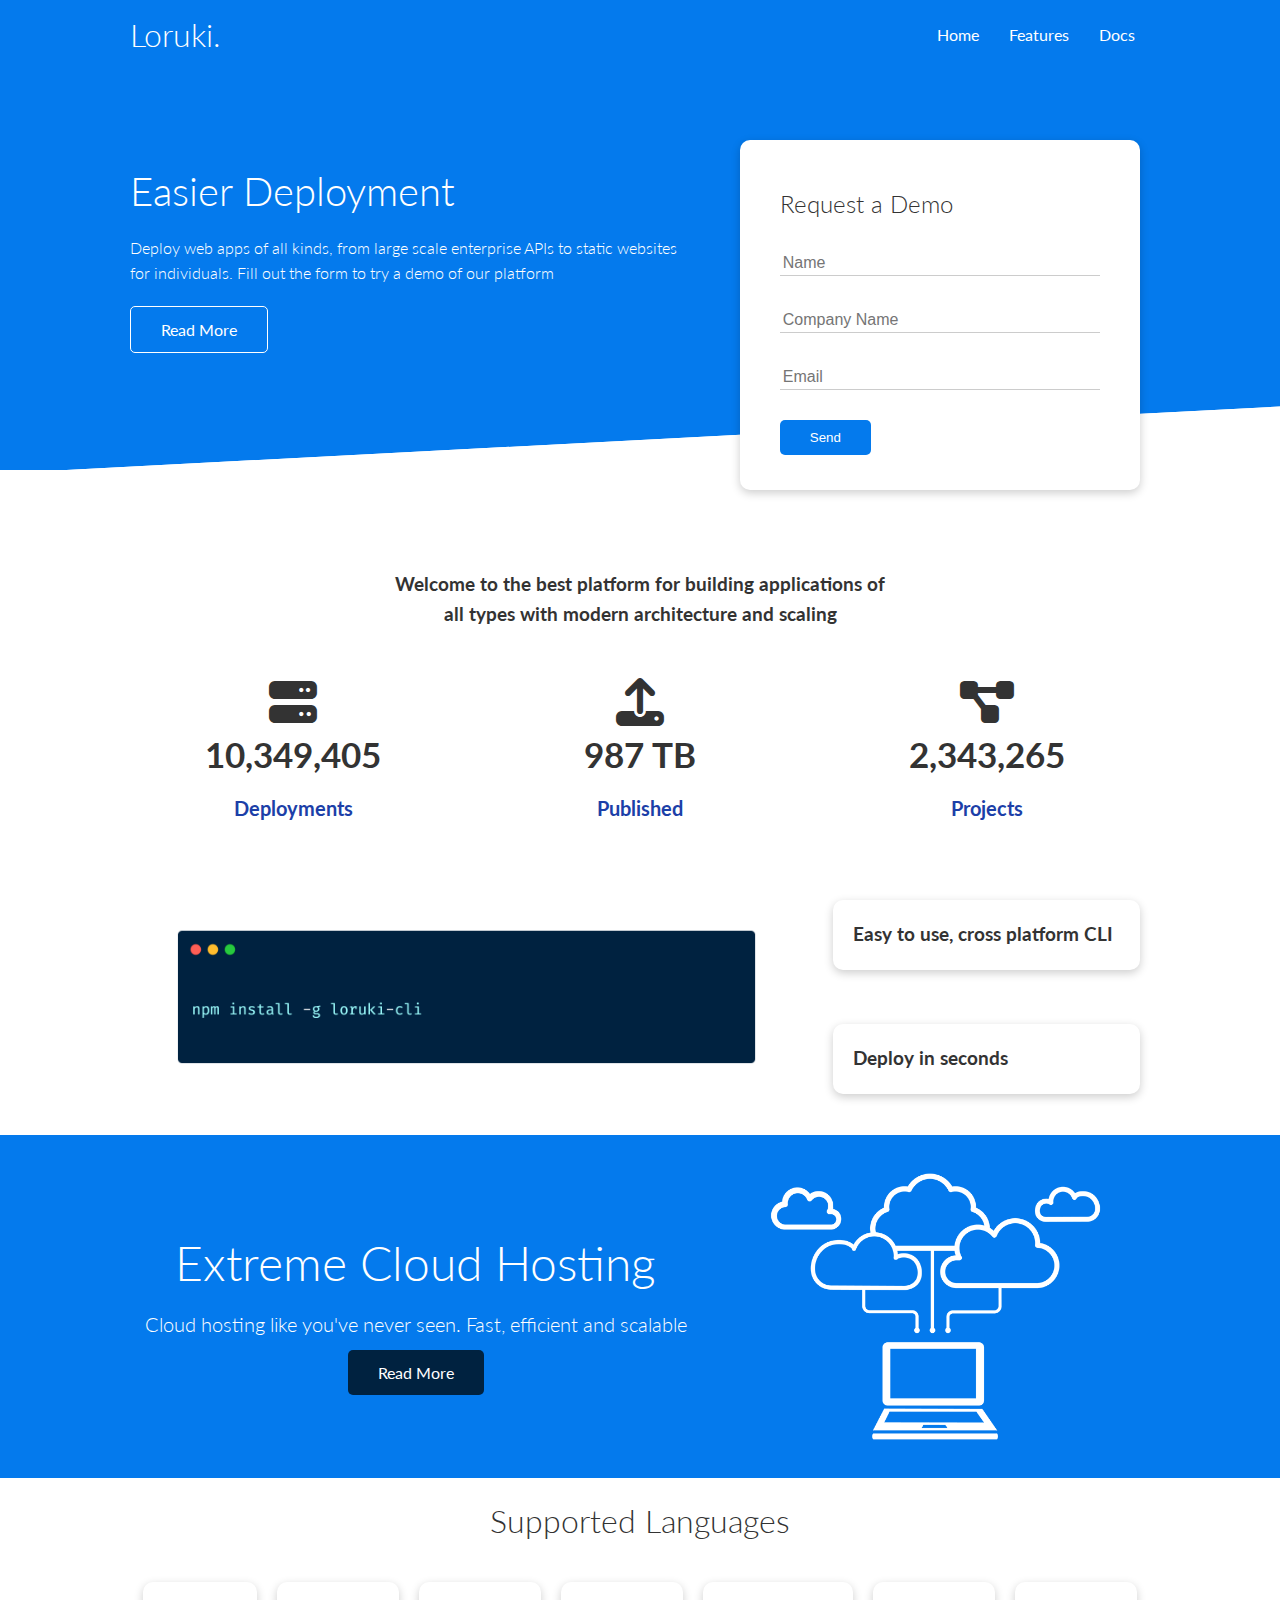
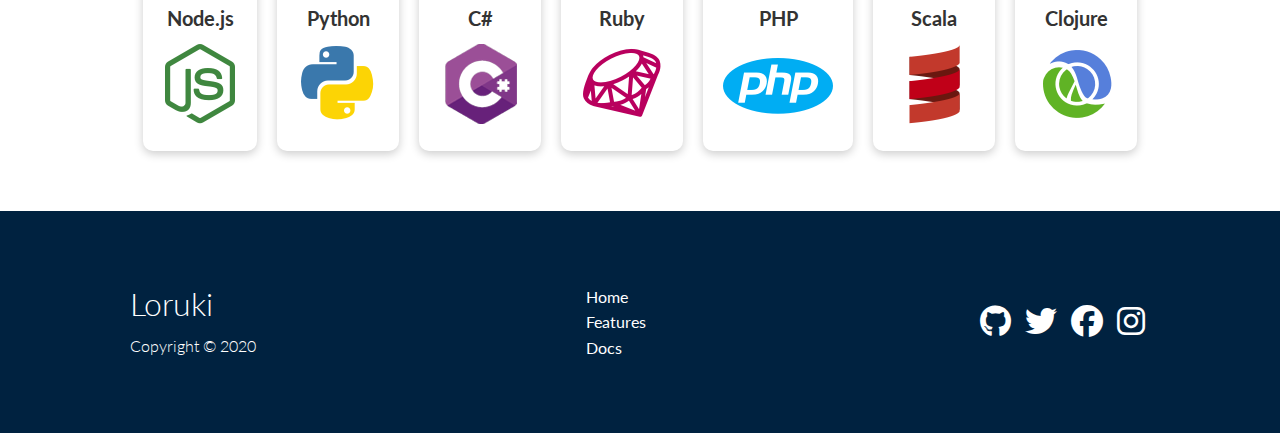
<file: index.html>
<!DOCTYPE html>
<html lang="en">

<head>
    <meta charset="UTF-8">
    <meta http-equiv="X-UA-Compatible" content="IE=edge">
    <meta name="viewport" content="width=device-width, initial-scale=1.0">
    <link rel="stylesheet" href="https://cdnjs.cloudflare.com/ajax/libs/font-awesome/6.1.1/css/all.min.css">
    <link rel="stylesheet" href="css/utilitis.css">
    <link rel="stylesheet" href="css/main.css">

    <title>Loruki</title>
</head>

<body>
    <!-- ---------------------navbar------------------ -->
    <div class="navbar bg-primary">
        <div class="container flex">
            <h1 class="logo">Loruki.</h1>
            <nav>
                <ul class="">
                    <li><a href="index.html">Home</a></li>
                    <li><a href="features.html">Features</a></li>
                    <li><a href="docs.html">Docs</a></li>
                </ul>
            </nav>
        </div>
    </div>


    <!-- --------------------------hero Section---------------------------- -->
    <section class="hero-section">
        <div class="container grid">
            <!-- ------------------hero section text---------------- -->
            <div class="hero-text">
                <h1>Easier Deployment</h1>
                <p>Deploy web apps of all kinds, from large scale enterprise APIs to static websites for individuals.
                    Fill out the form to try a demo of our platform</p>
                <a href="features.html" class="btn btn-outline">Read More</a>
            </div>

            <!-- ------------------------hero section form---------------- -->
            <div class="hero-form card">
                <h2>Request a Demo</h2>

                <form action="">
                    <div class="form-control">
                        <input type="text" name="name" placeholder="Name" required>
                    </div>
                    <div class="form-control">
                        <input type="text" name="company name" placeholder="Company Name" required>
                    </div>
                    <div class="form-control">
                        <input type="email" name="email" placeholder="Email" required>
                    </div>
                    <input type="submit" value="Send" class="btn btn-primary">
                </form>
            </div>
        </div>
    </section>

    <!-- ----------------------Stats Section---------------------- -->
    <section class="stats">
        <div class="container">
            <h3 class="text-center my-1">Welcome to the best platform for building applications of all types with modern
                architecture and scaling</h3>
            <div class="grid grid-3 text-center my-4">
                <div>
                    <i class="fas fa-server fa-3x"></i>
                    <h3>10,349,405</h3>
                    <p class="text-secondary">Deployments</p>
                </div>
                <div>
                    <i class="fas fa-upload fa-3x"></i>
                    <h3>987 TB</h3>
                    <p class="text-secondary">Published</p>
                </div>
                <div>
                    <i class="fas fa-project-diagram fa-3x"></i>
                    <h3>2,343,265</h3>
                    <p class="text-secondary">Projects</p>
                </div>
            </div>
        </div>
    </section>


    <!-- --------------------------Cli Section--------------------- -->

    <section class="cli">
        <div class="container grid grid-3">
            <img src="images/cli.png" alt="">
            <div class="card">
                <h3>Easy to use, cross platform CLI</h3>
            </div>
            <div class="card">
                <h3>Deploy in seconds</h3>
            </div>
        </div>
    </section>

    <!-- --------------------Clouding section------------------ -->
    <section class="cloud bg-primary my-2 py-2">
        <div class="container grid ">
            <div class="text-center">
                <h2 class="lg my-1">Extreme Cloud Hosting</h2>
                <p class="lead">Cloud hosting like you've never seen. Fast, efficient and scalable</p>
                <a href="features.html" class="btn btn-dark">Read More</a>
            </div>
            <img src="images/cloud.png" alt="">
        </div>
    </section>

    <!-- ---------------------------Supported Languages Section---------------------- -->
    <section class="languages">
        <h2 class="md text-center my-2">Supported Languages</h2>
        <div class="container flex">
            <div class="card">
                <h4>Node.js</h4>
                <img src="images/logos/node.png" alt="">
            </div>
            <div class="card">
                <h4>Python</h4>
                <img src="images/logos/python.png" alt="">
            </div>
            <div class="card">
                <h4>C#</h4>
                <img src="images/logos/csharp.png" alt="">
            </div>
            <div class="card">
                <h4>Ruby</h4>
                <img src="images/logos/ruby.png" alt="">
            </div>
            <div class="card">
                <h4>PHP</h4>
                <img src="images/logos/php.png" alt="">
            </div>
            <div class="card">
                <h4>Scala</h4>
                <img src="images/logos/scala.png" alt="">
            </div>
            <div class="card">
                <h4>Clojure</h4>
                <img src="images/logos/clojure.png" alt="">
            </div>
        </div>
    </section>

    <!-- -----------------------Footer----------------------------- -->
    <footer class="bg-dark py-5">
        <div class="container flex">
            <div>
                <h1>Loruki</h1>
                <p>Copyright © 2020</p>
            </div>
            <div>
                <ul>
                    <li><a href="index.html">Home</a></li>
                    <li><a href="features.html">Features</a></li>
                    <li><a href="docs.html">Docs</a></li>
                </ul>
            </div>
            <div class="social">
                <a href=""><i class="fab fa-github fa-2x"></i></a>
                <a href=""><i class="fab fa-twitter fa-2x"></i></a>
                <a href=""><i class="fab fa-facebook fa-2x"></i></a>
                <a href=""><i class="fab fa-instagram fa-2x"></i></a>
            </div>
        </div>
    </footer>


    </nav>
</body>

</html>
</file>
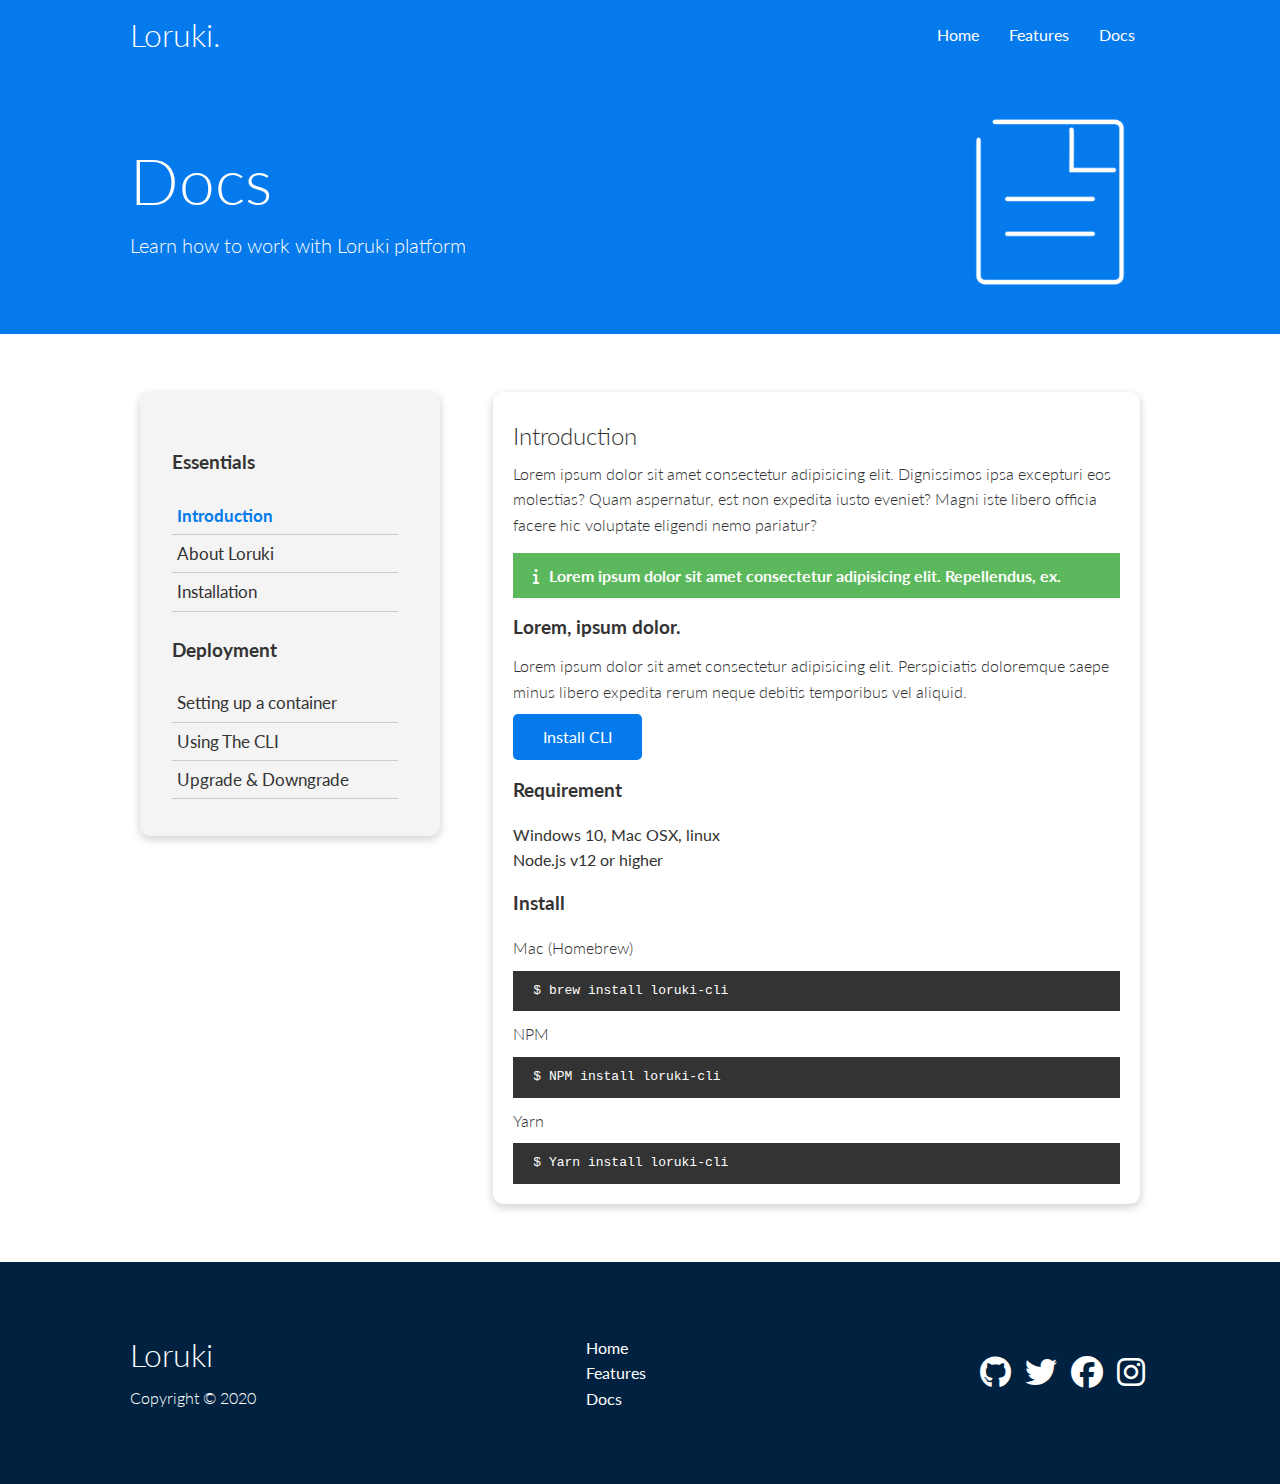
<file: docs.html>
<!DOCTYPE html>
<html lang="en">

<head>
    <meta charset="UTF-8">
    <meta http-equiv="X-UA-Compatible" content="IE=edge">
    <meta name="viewport" content="width=device-width, initial-scale=1.0">
    <link rel="stylesheet" href="https://cdnjs.cloudflare.com/ajax/libs/font-awesome/6.1.1/css/all.min.css">
    <link rel="stylesheet" href="css/utilitis.css">
    <link rel="stylesheet" href="css/main.css">

    <title>Loruki</title>
</head>

<body>
    <!-- ---------------------navbar------------------ -->
    <div class="navbar bg-primary">
        <div class="container flex">
            <h1 class="logo">Loruki.</h1>
            <nav>
                <ul>
                    <li><a href="index.html">Home</a></li>
                    <li><a href="features.html">Features</a></li>
                    <li><a href="docs.html">Docs</a></li>
                </ul>
            </nav>
        </div>
    </div>
    <!-- ------------------Docs Head Section -->
    <div class="docs-head py-3 bg-primary">
        <div class="container grid">
            <div class="docs-head-text">
                <h1 class="xl">Docs</h1>
                <p class="lead">Learn how to work with Loruki platform</p>
            </div>
            <img src="images/docs.png" alt="">
        </div>
    </div>

    <!-- Docs Main Section Including 2 cards -->
    <section class="docs-main  py-4">
        <div class="container grid">
            <!-- ---------------Navigation card (first card) ------------- -->
            <div class="card bg-light p-3">
                <h3 class="my-2">Essentials</h3>
                <nav>
                    <ul>
                        <li><a class="text-primary" href="">Introduction</a></li>
                        <li><a href="">About Loruki</a></li>
                        <li><a href="">Installation</a></li>
                    </ul>
                </nav>
                <h3 class="my-2">Deployment</h3>
                <nav>
                    <ul>
                        <li><a href="">Setting up a container</a></li>
                        <li><a href="">Using The CLI</a></li>
                        <li><a href="">Upgrade & Downgrade</a></li>
                    </ul>
                </nav>
            </div>
            <!-- ------------------Content card (second card)-------------------- -->
            <div class="card">
                <h2>Introduction</h2>
                <p>Lorem ipsum dolor sit amet consectetur adipisicing elit. Dignissimos ipsa excepturi eos molestias?
                    Quam aspernatur, est non expedita iusto eveniet? Magni iste libero officia facere hic voluptate
                    eligendi nemo pariatur?</p>
                <div class="alert alert-success ">
                    <i class="fas fa-info"></i>Lorem ipsum dolor sit amet consectetur adipisicing elit. Repellendus, ex.
                </div>

                <h3>Lorem, ipsum dolor.</h3>
                <p>Lorem ipsum dolor sit amet consectetur adipisicing elit. Perspiciatis doloremque saepe minus libero
                    expedita rerum neque debitis temporibus vel aliquid.</p>
                <!-- --------installtion btn----------- -->
                <a href="" class="btn btn-primary">Install CLI</a>
                <!-- --------------Requirement---------- -->
                <h3 class="my-1">Requirement</h3>
                <ul>
                    <li>Windows 10, Mac OSX, linux</li>
                    <li>Node.js v12 or higher</li>
                </ul>

                <!-- ----------------- Install treminal code------------------->
                <h3 class="py-1">Install</h3>
                <p>Mac (Homebrew)</p>
                <pre><code>$ brew install loruki-cli</code></pre>
                <p>NPM</p>
                <pre><code>$ NPM install loruki-cli</code></pre>
                <p>Yarn</p>
                <pre><code>$ Yarn install loruki-cli</code></pre>
            </div>
        </div>
    </section>



    <!-- -----------------------Footer----------------------------- -->
    <footer class="bg-dark py-5">
        <div class="container flex">
            <div>
                <h1>Loruki</h1>
                <p>Copyright © 2020</p>
            </div>
            <div>
                <ul>
                    <li><a href="index.html">Home</a></li>
                    <li><a href="features.html">Features</a></li>
                    <li><a href="docs.html">Docs</a></li>
                </ul>
            </div>
            <div class="social">
                <a href=""><i class="fab fa-github fa-2x"></i></a>
                <a href=""><i class="fab fa-twitter fa-2x"></i></a>
                <a href=""><i class="fab fa-facebook fa-2x"></i></a>
                <a href=""><i class="fab fa-instagram fa-2x"></i></a>
            </div>
        </div>
    </footer>


    </nav>
</body>

</html>
</file>
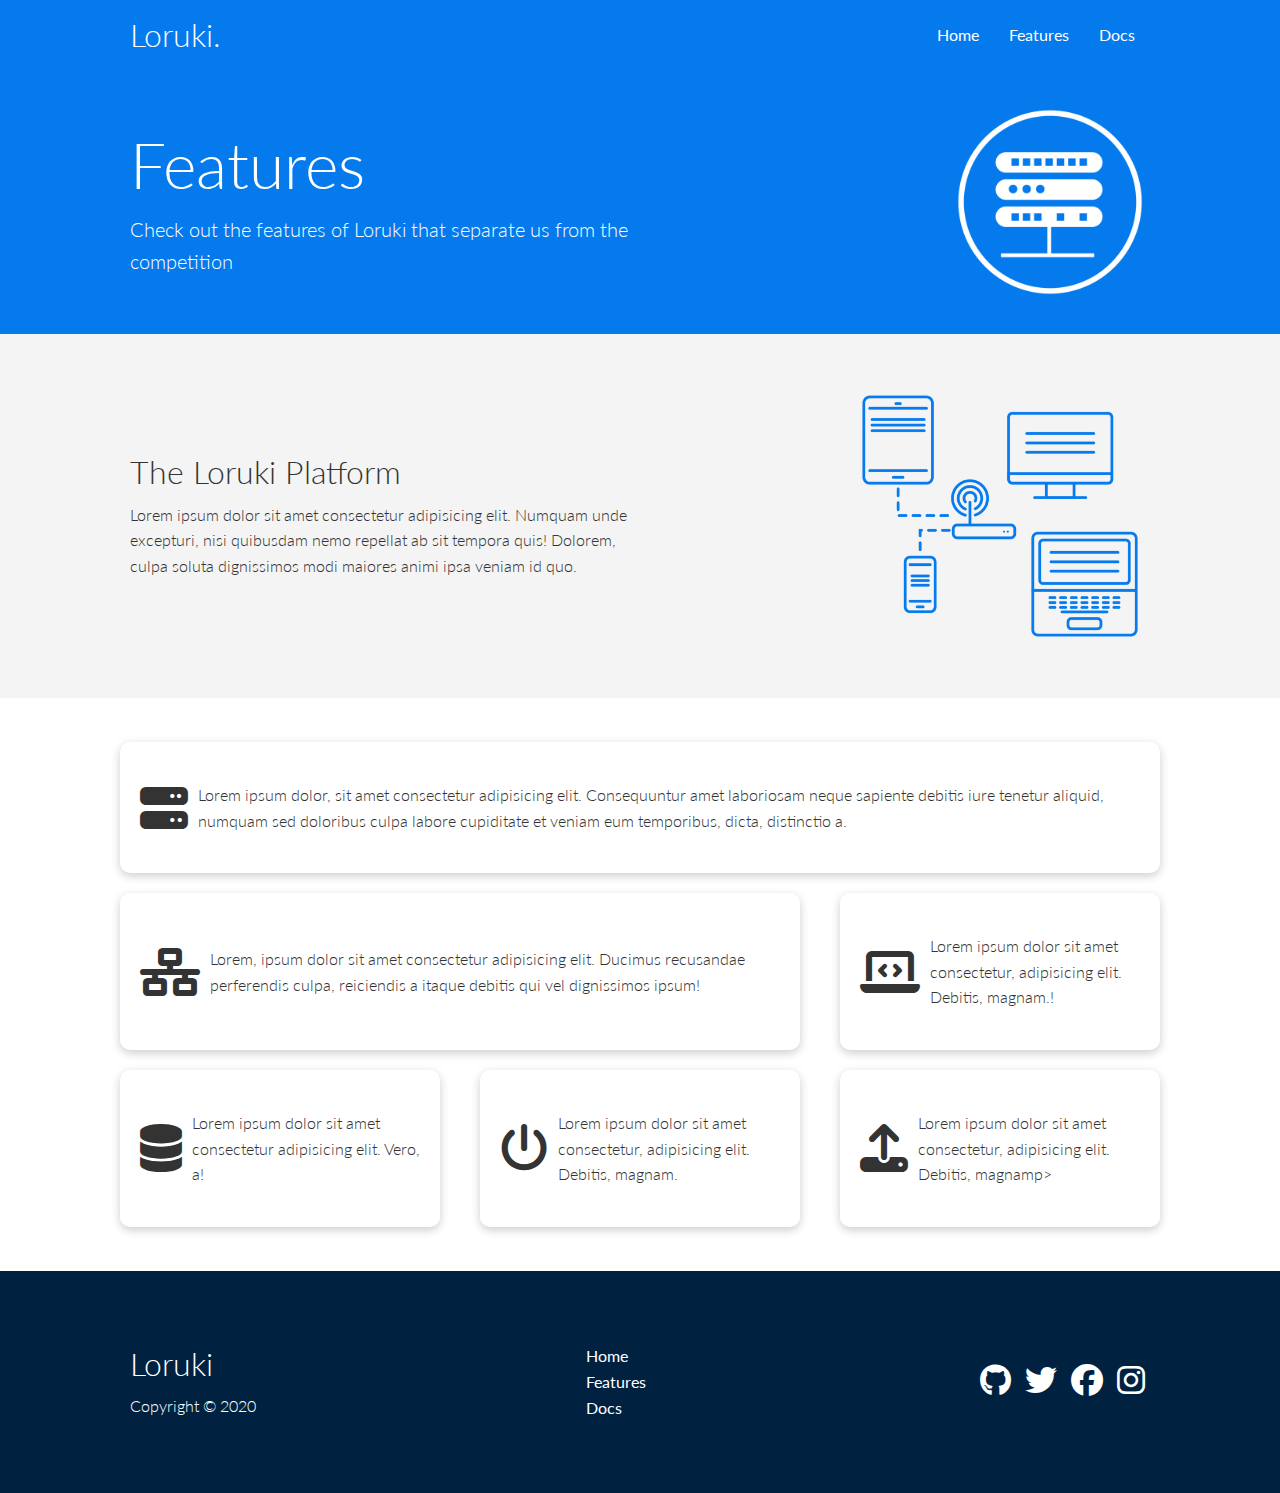
<file: features.html>
<!DOCTYPE html>
<html lang="en">

<head>
    <meta charset="UTF-8">
    <meta http-equiv="X-UA-Compatible" content="IE=edge">
    <meta name="viewport" content="width=device-width, initial-scale=1.0">
    <link rel="stylesheet" href="https://cdnjs.cloudflare.com/ajax/libs/font-awesome/6.1.1/css/all.min.css">
    <link rel="stylesheet" href="css/utilitis.css">
    <link rel="stylesheet" href="css/main.css">

    <title>Loruki</title>
</head>

<body>
    <div class="navbar bg-primary">
        <div class="container flex">
            <h1 class="logo">Loruki.</h1>
            <nav>
                <ul>
                    <li><a href="index.html">Home</a></li>
                    <li><a href="features.html">Features</a></li>
                    <li><a href="docs.html">Docs</a></li>
                </ul>
            </nav>
        </div>
    </div>

    <!-- ----------------------------features main section--------------------- -->
    <section class="features-main bg-primary py-3">
        <div class="container grid">
            <div class="features-main-text ">
                <h1 class="xl">Features</h1>
                <p class="lead">Check out the features of Loruki that separate us from the competition</p>
            </div>
            <img src="images/server.png" alt="">
        </div>
    </section>

    <!-- --------------------features-sub section---------------- -->
    <section class="features-sub bg-light py-3">
        <div class="container grid">
            <div class="features-sub-text">
                <h1 class="md">The Loruki Platform</h1>
                <p>Lorem ipsum dolor sit amet consectetur adipisicing elit. Numquam unde excepturi, nisi quibusdam nemo
                    repellat ab sit tempora quis! Dolorem, culpa soluta dignissimos modi maiores animi ipsa veniam id
                    quo.</p>
            </div>
            <img src="images/server2.png" alt="">
        </div>
    </section>

    <!-- -------------------------features cards section -->
    <section class="features-cards my-2">
        <div class="container grid grid-3">
            <div class="card flex">
                <i class="fas fa-server fa-3x"></i>
                <p>Lorem ipsum dolor, sit amet consectetur adipisicing elit. Consequuntur amet laboriosam neque sapiente
                    debitis iure tenetur aliquid, numquam sed doloribus culpa labore cupiditate et veniam eum
                    temporibus, dicta, distinctio a.</p>
            </div>
            <div class="card flex">
                <i class="fas fa-network-wired fa-3x"></i>
                <p> Lorem, ipsum dolor sit amet consectetur adipisicing elit. Ducimus
                    recusandae perferendis culpa, reiciendis a itaque debitis qui vel
                    dignissimos ipsum!</p>
            </div>
            <div class="card flex">
                <i class="fas fa-laptop-code fa-3x"></i>
                <p> Lorem ipsum dolor sit amet consectetur, adipisicing elit. Debitis, magnam.!</p>
            </div>
            <div class="card flex">
                <i class="fas fa-database fa-3x"></i>
                <p> Lorem ipsum dolor sit amet consectetur adipisicing elit. Vero, a!</p>
            </div>
            <div class="card flex">
                <i class="fas fa-power-off fa-3x"></i>
                <p> Lorem ipsum dolor sit amet consectetur, adipisicing elit. Debitis,
                    magnam.</p>
            </div>
            <div class="card flex">
                <i class="fas fa-upload fa-3x"></i>
                <p> Lorem ipsum dolor sit amet consectetur, adipisicing elit. Debitis,
                    magnamp>
            </div>
        </div>
    </section>

    
    <!-- -----------------------Footer----------------------------- -->
    <footer class="bg-dark py-5">
        <div class="container flex">
            <div>
                <h1>Loruki</h1>
                <p>Copyright © 2020</p>
            </div>
            <div>
                <ul>
                    <li><a href="index.html">Home</a></li>
                    <li><a href="features.html">Features</a></li>
                    <li><a href="docs.html">Docs</a></li>
                </ul>
            </div>
            <div class="social">
                <a href=""><i class="fab fa-github fa-2x"></i></a>
                <a href=""><i class="fab fa-twitter fa-2x"></i></a>
                <a href=""><i class="fab fa-facebook fa-2x"></i></a>
                <a href=""><i class="fab fa-instagram fa-2x"></i></a>
            </div>
        </div>
    </footer>


    </nav>
</body>

</html>
</file>
<file: css/utilitis.css>
.container {
    max-width: 1100px;
    margin: 0 auto;
    overflow: auto;
    padding: 0 40px;
    min-height: 100%;
}

.card {
    background-color: #fff;
    color: #333;
    border-radius: 10px;
    box-shadow: 0 3px 10px rgba(0, 0, 0, 0.2);
    padding: 20px;
    margin: 10px;
}

.btn {

    display: inline-block;
    padding: 10px 30px;
    cursor: pointer;
    background-color: var(--primary-color);
    color: #fff;
    border: none;
    border-radius: 5px;
}

.btn-outline {
    background-color: transparent;
    border: 1px solid #fff;
}

.btn:hover {
    transform: scale(0.98);
}

/* backgrounds & colord btns */
.bg-primary,
.btn-primary {
    background-color: var(--primary-color);
    color: #fff;
}

.bg-secondary,
.btn-secondary {
    background-color: var(--secondary-color);
    color: #fff;
}

.bg-dark,
.btn-dark {
    background-color: var(--dark-color);
    color: #fff;
}

.bg-light,
.btn-light {
    background-color: var(--light-color);
    color: #333;
}

.bg-primary a,
.btn-primary a,
.bg-secondary a,
.btn-secondary a,
.bg-dark a,
.btn-dark a {
    color: #fff;
}

/* Text sizes */
.text-primary {
    color: var(--primary-color);
}

.text-secondary {
    color: var(--secondary-color);
}

.text-dark {
    color: var(--dark-color);
}

.text-light {
    color: var(--light-color);
}

.lead {
    font-size: 20px;
}

.sm {
    font-size: 1rem;
}

.md {
    font-size: 2rem;
}

.lg {
    font-size: 3rem;
}

.xl {
    font-size: 4rem;
}

.text-center {
    text-align: center;
}

/* alert */
.alert {
    background-color: var(--light-color);
    padding: 10px 20px;
    font-weight: bold;
    margin: 15px 0;
}

.alert i {
    margin-right: 10px;
}

.alert-success {
    background-color: var(--success-color);
    color: #fff;
}

.alert-error {
    background-color: var(--erorr-color);
    color: #fff;
}

.flex {
    display: flex;
    justify-content: center;
    align-items: center;
    height: 100%;
}

.grid {
    display: grid;
    grid-template-columns: repeat(2, 1fr);
    gap: 20px;
    justify-content: center;
    align-items: center;
}

.grid-3 {
    grid-template-columns: repeat(3, 1fr);
}

/* margin */

.my-1 {
    margin: 1rem 0;
}

.my-2 {
    margin: 1.5rem 0;
}

.my-3 {
    margin: 2rem 0;
}

.my-4 {
    margin: 3rem 0;
}

.my-5 {
    margin: 4rem 0;
}

.m-1 {
    margin: 1rem;
}

.m-2 {
    margin: 1.5rem;
}

.m-3 {
    margin: 2rem;
}

.m-4 {
    margin: 3rem;
}

.m-5 {
    margin: 4rem;
}

.py-1 {
    margin: 1rem 0;
}

.py-2 {
    padding: 1.5rem 0;
}

.py-3 {
    padding: 2rem 0;
}

.py-4 {
    padding: 3rem 0;
}

.py-5 {
    padding: 4rem 0;
}

.p-1 {
    padding: 1rem;
}

.p-2 {
    padding: 1.5rem;
}

.p-3 {
    padding: 2rem;
}

.p-4 {
    padding: 3rem;
}

.p-5 {
    padding: 4rem;
}
</file>
<file: css/main.css>
@import url('https://fonts.googleapis.com/css2?family=Akaya+Telivigala&family=Lato:wght@300;400;700;900&family=Nanum+Gothic:wght@700;800&family=Raleway:wght@100;300&family=Roboto:wght@900&family=Work+Sans:ital,wght@0,200;0,300;0,800;1,200;1,700&display=swap');

/* page style  */
:root {
  --primary-color: #047aed;
  --secondary-color: #1c3fa8;
  --dark-color: #002240;
  --light-color: #f4f4f4;
  --success-color: #5cb85c;
  --error-color: #d9534f;
}

/* ----------------css reset----------- */
* {
  box-sizing: border-box;
  padding: 0;
  margin: 0;
}

body {
  font-family: 'lato', sans-serif;
  color: #333;
  line-height: 1.6;
  width: 100%;
}

ul {
  list-style: none;
}


a {
  text-decoration: none;
  color: #333;
}

h1,
h2 {
  font-weight: 300;
  line-height: 1.2;
  margin: 10px 0;
}

p {
  margin: 10px 0;
  font-weight: 300;
}

img {
  width: 100%;
}

/* -------------Scrollbar styling--------------- */

::-webkit-scrollbar {
  width: 7px;
}

/* Track */
::-webkit-scrollbar-track {
  background: #f1f1f1;
}

/* Handle */
::-webkit-scrollbar-thumb {
  background: #888;
  border-radius: 3px;
}

/* Handle on hover */
::-webkit-scrollbar-thumb:hover {
  background: #555;
}

/* ------------------------navbar styling----------------- */
.navbar {
  background-color: var(--primary-color);
  color: #fff;
  height: 70px;
}

/* -----giving the flex on the nav space-between to change the defult of the utiliti class of flex that is set to center */
.navbar .flex {
  justify-content: space-between;
}


.navbar nav ul {
  display: flex;
}

nav ul li {
  margin: 0 10px;
}

nav ul li a {
  padding: 5px;
  color: #fff;
}

nav ul li a:hover {
  border-bottom: solid 1px #fff;
}


/* ----------------hero section------------------------ */

.hero-section {
  min-height: 400px;
  background-color: var(--primary-color);
  color: #fff;
  position: relative;
}


.hero-section .grid {
  grid-template-columns: 54% 44%;
  /* giving it visible value to make the form appear out of the section */
  overflow: visible;
}

/* styling the hero text */
.hero-section h1 {
  font-size: 40px;
}

.hero-section p {
  padding: 10px 0;
}


/* ---------------styling the Request a Demo form----------------- */
.hero-form {
  justify-self: end;
  width: 400px;
  height: 350px;
  top: 60px;
  position: relative;
  padding: 40px;
  z-index: 100;
}

.form-control {
  margin: 30px 0;
}

.hero-form input[type="text"],
.hero-form input[type="email"] {
  border: none;
  border-bottom: solid 1px #ccc;
  padding: 3px;
  width: 100%;
  font-size: 16px;

}

.hero-form input[type="submit"] {
  border: none;
}

.hero-form input:focus {
  outline: none;
}

/* skwy of the hero section  */
.hero-section::before,
.hero-section::after {
  content: '';
  width: 100%;
  background-color: #fff;
  height: 100px;
  transform: skewY(-3deg);
  position: absolute;
  bottom: -70px;

}

/* -----------------------hero section ends -----------------*/


/* --------------stats section styling-------------- */
.stats {
  padding-top: 100px;
}

/* the main text */
.stats h3 {
  max-width: 500px;
  margin: auto;
  font-weight: bold;
}

/* stats text */
.stats .grid h3 {
  font-size: 35px;
  font-weight: bold;
}

.stats .grid p {
  font-size: 20px;
  font-weight: bold;
}

/* --------------stats section end-------------- */

/* -----------cli styling-------------- */
.cli .grid {
  grid-template-columns: repeat(3, 1fr);
  grid-template-rows: repeat(2, 1fr);
}

.cli .grid *:first-child {
  grid-column: 1/span 2;
  grid-row: 1/span 2;
}

/* ------------------ cloud section styling-------------- */
.cloud .grid {
  grid-template-columns: 4fr 3fr;
}

/* languages section styling */
.languages .card h4 {
  font-size: 20px;
  text-align: center;
  margin: 0 0 10px 0;
  font-weight: bold;
}

.languages {
  margin-bottom: 20px;
}

.languages .flex {
  flex-wrap: wrap;
}

.languages .card {
  margin: 18px 10px 40px;
}

/* ----------------Features page styling start----------- */


.features-main img,
.docs-head img {
  width: 200px;
  justify-self: end;
}
.features-sub .grid {
  overflow: hidden;
}
.features-sub img {
  width: 300px;
  justify-self: end;
}


.features-cards .grid .card:nth-child(1) {
  grid-column: 1/span 3;
}

.features-cards .grid .card:nth-child(2) {
  grid-column: 1/span 2;
}

.features-cards .grid {
  padding: 20px;
}



.features-cards i {
  margin-right: 10px;
}

/* Docs page start */
.docs-head img {
  width: 200px;
}

.docs-main .grid {
  grid-template-columns: 1fr 2fr;
  align-items: flex-start;
}

.docs-main nav li {
  font-size: 17px;
  margin-left: 0;
  padding-bottom: 5px;
  margin-bottom: 5px;
  border-bottom: solid #ccc 1px;
  color: #333;
  font-weight: 500px;
}

.docs-main .text-primary {
  color: var(--primary-color);
  font-weight: bold;
}

.docs-main nav li a {
  color: #333;
}

.docs-main nav li a:hover {
  font-weight: bold;
}

.docs-main .card:nth-child(1) {
  justify-self: flex-start;
  width: 300px;
}


code,
pre {
  background-color: #333;
  color: #fff;
  padding: 10px;
}

/* footer styling */
footer .flex {
  justify-content: space-between;
}

footer i {
  margin: 0 5px;
}


/* ---------------------media Quries--------------------- */
@media(max-width:942px) {

  .hero-section .grid {
    grid-template-columns: 1fr;
    grid-template-rows: 1fr;
  }

  .hero-form {
    top: 40px;
    justify-self: flex-start;
    align-items: center;
  }

  .hero-text {
    text-align: center;
    margin-top: 20px;
  }

  .hero-form {
    justify-self: center;
  }

}


@media(max-width: 768px) {
  /* making all the page in column to stack on top of each others */
  :is(.hero-section, .stats, .cli, .features-cards, .docs-main, .features-sub, .cloud, .features-main) .grid {
    grid-template-columns: 1fr;
    grid-template-rows: 1fr;
  }

  .grid {
    grid-template-columns: 1fr;
  }

  /* making the docs card the full width of there container */
  .docs-main .card:nth-child(1),
  .docs-main .card:nth-child(2) {
    width: 100%;
  }

  /* resizing the request demo form to fit the screen */
  .hero-form {
    width: 350px;
    height: 350px;
    top: 30px;

  }

  /* centering the images */
  .features-main img,
  .docs-head img,
  .features-sub img,
  .hero-form {
    justify-self: center;
    align-items: center;
  }

  .features-cards .grid .card:nth-child(1) {
    grid-column: 1;
  }

  .features-cards .grid .card:nth-child(2) {
    grid-column: 1;
  }


  .hero-text,
  .features-main-text,
  .docs-head-text,
  .features-sub-text {
    text-align: center;
  }

  .hero-text {
    margin-top: 40px;
  }


  footer .flex {
    flex-direction: column;
    align-items: flex-start;
  }

  footer .flex>* {
    margin-bottom: 20px;
  }

  .cli .grid>*:first-child {
    grid-column: 1;
    grid-row: 1;
  }

}


@media(max-width:500px) {

  /* restiling the nav on mobile devices */
  .navbar {
    height: 110px;
  }

  .navbar .flex {
    flex-direction: column;
  }

  .navbar ul {
    padding: 10px;
    background-color: rgba(0, 0, 0, 0.1);
  }

}
</file>
